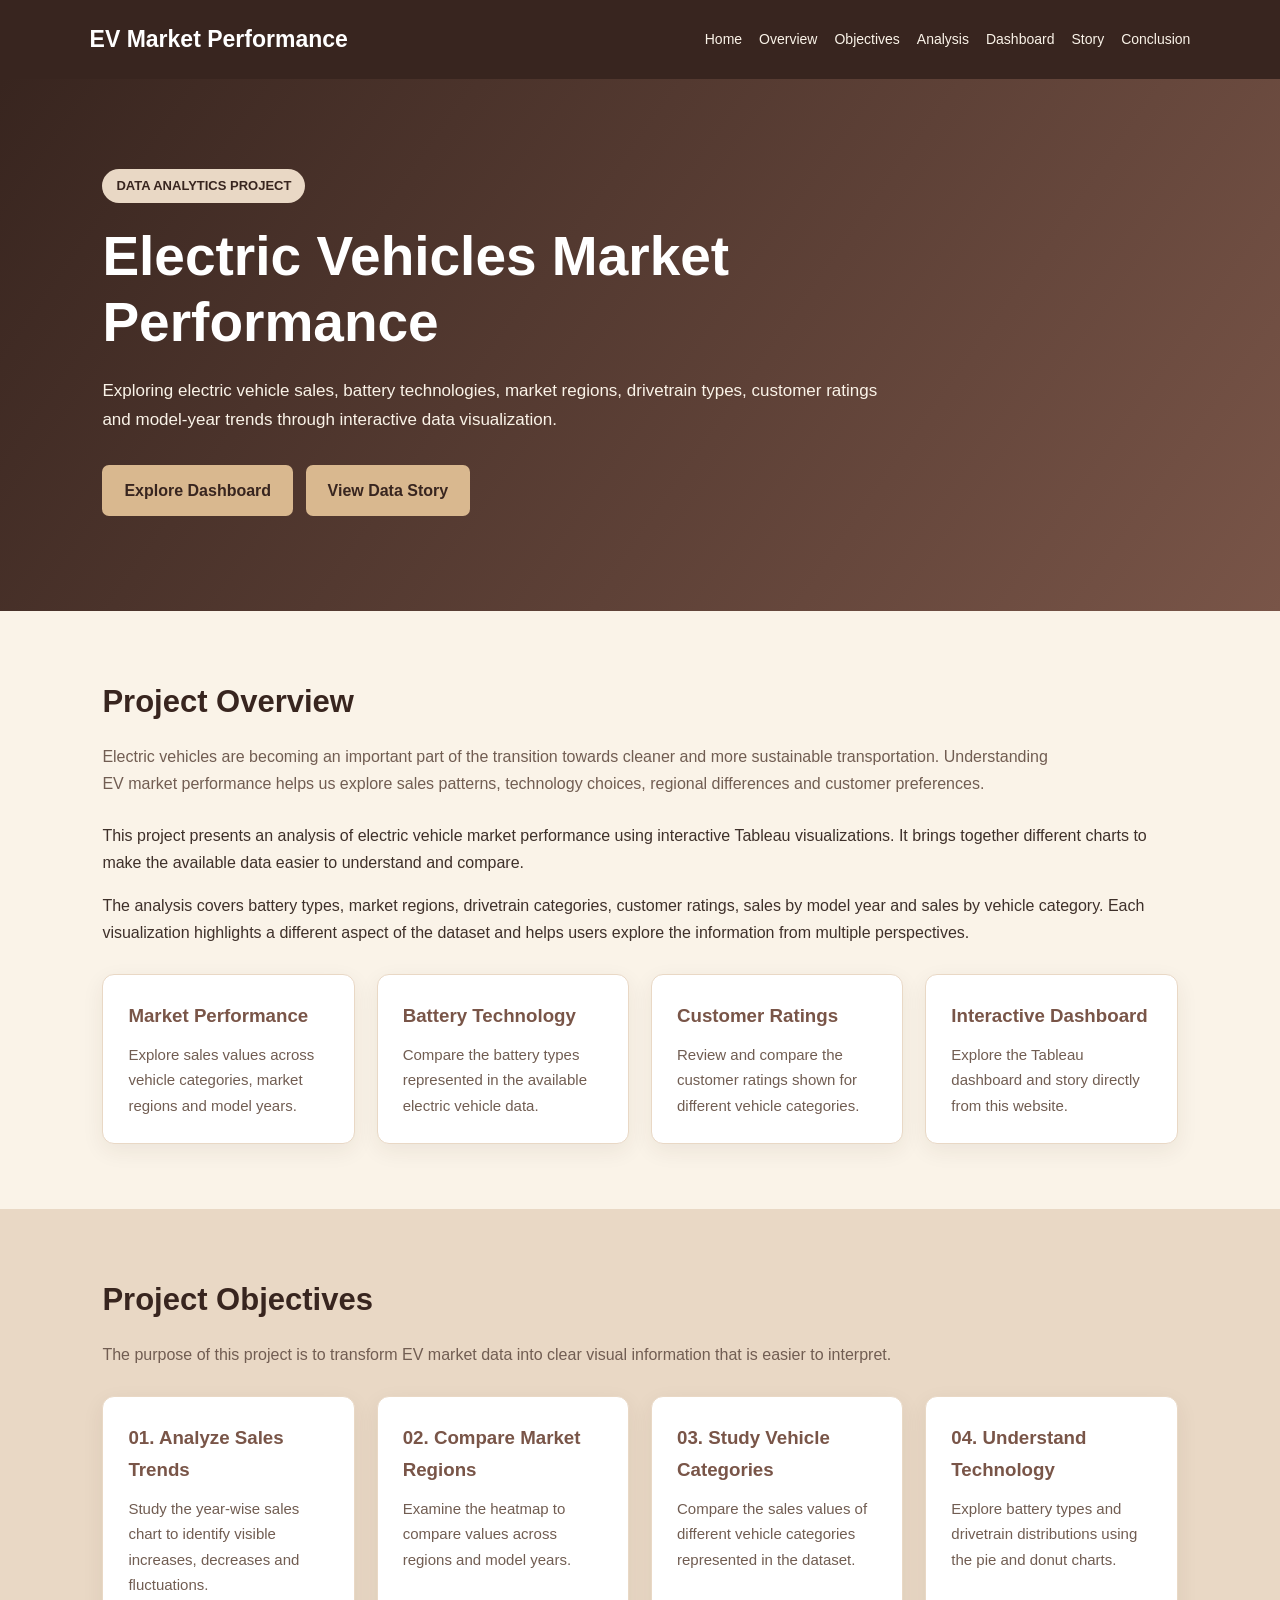
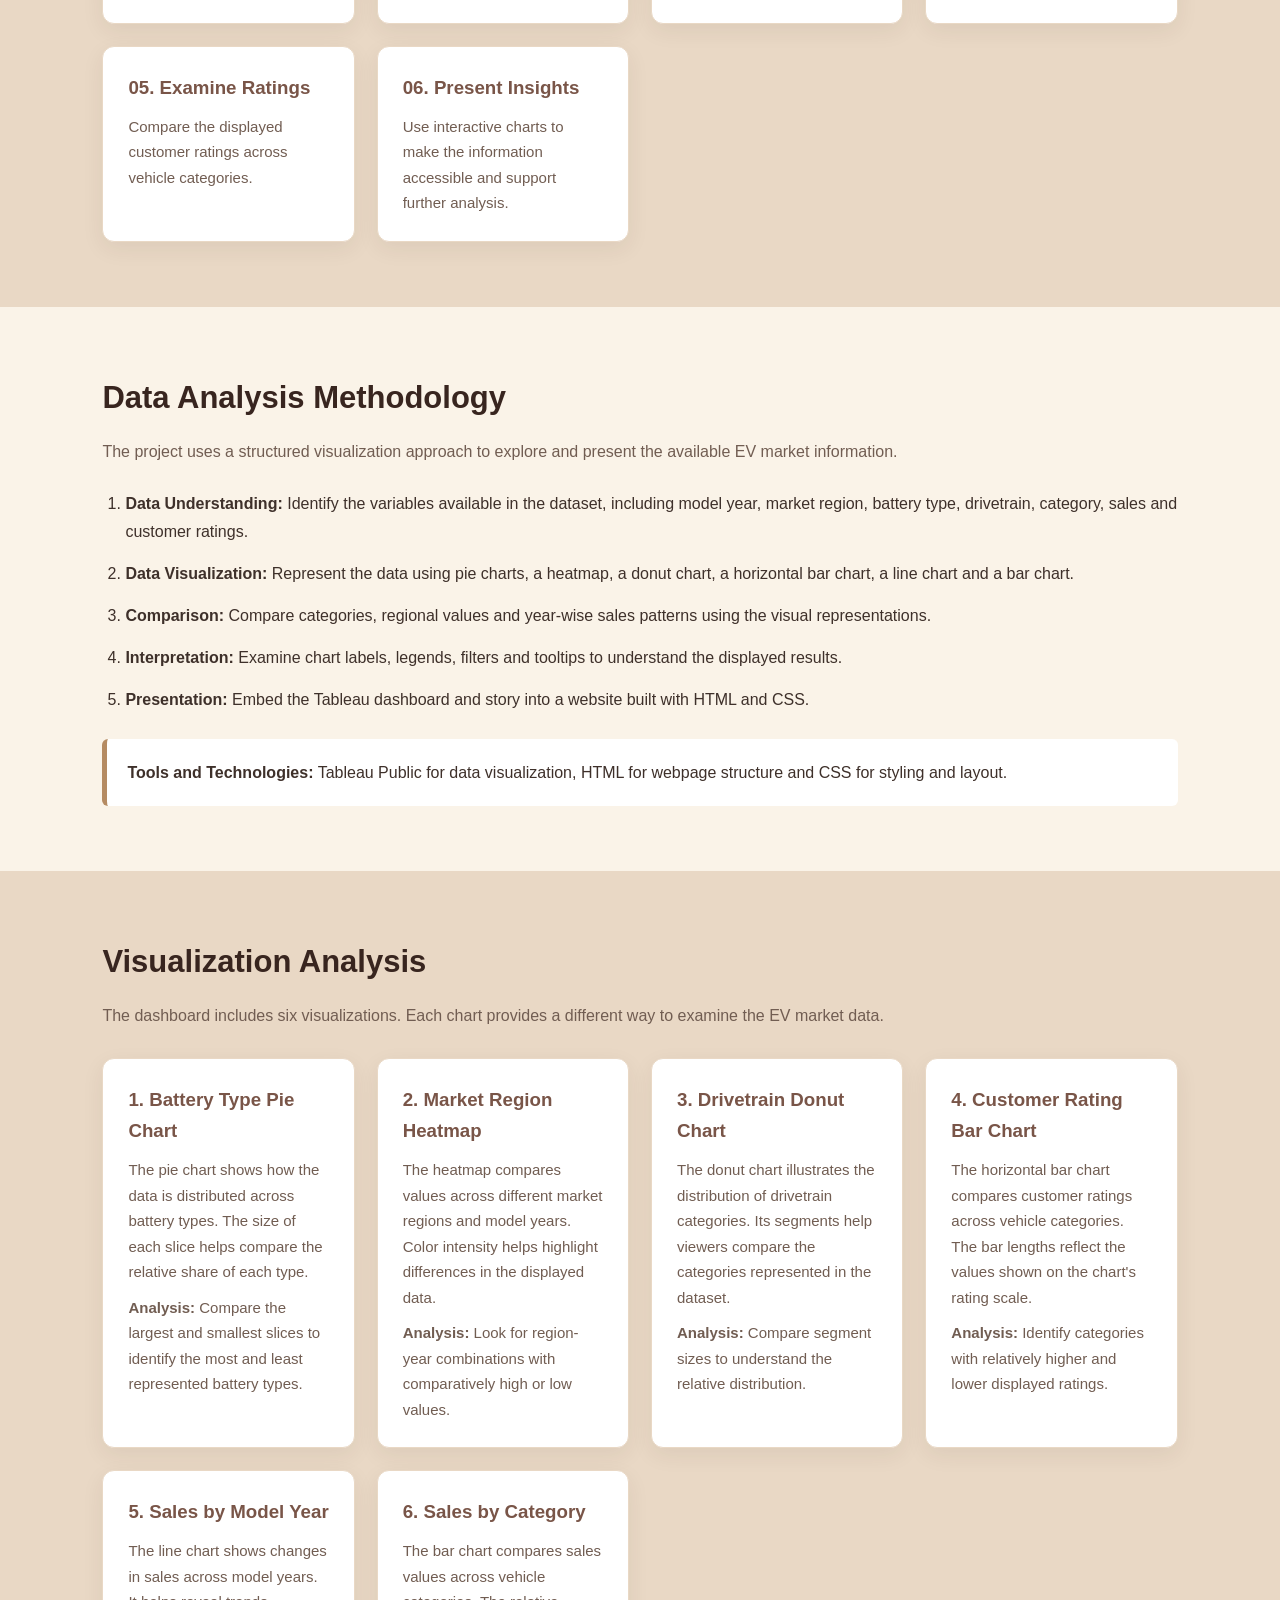
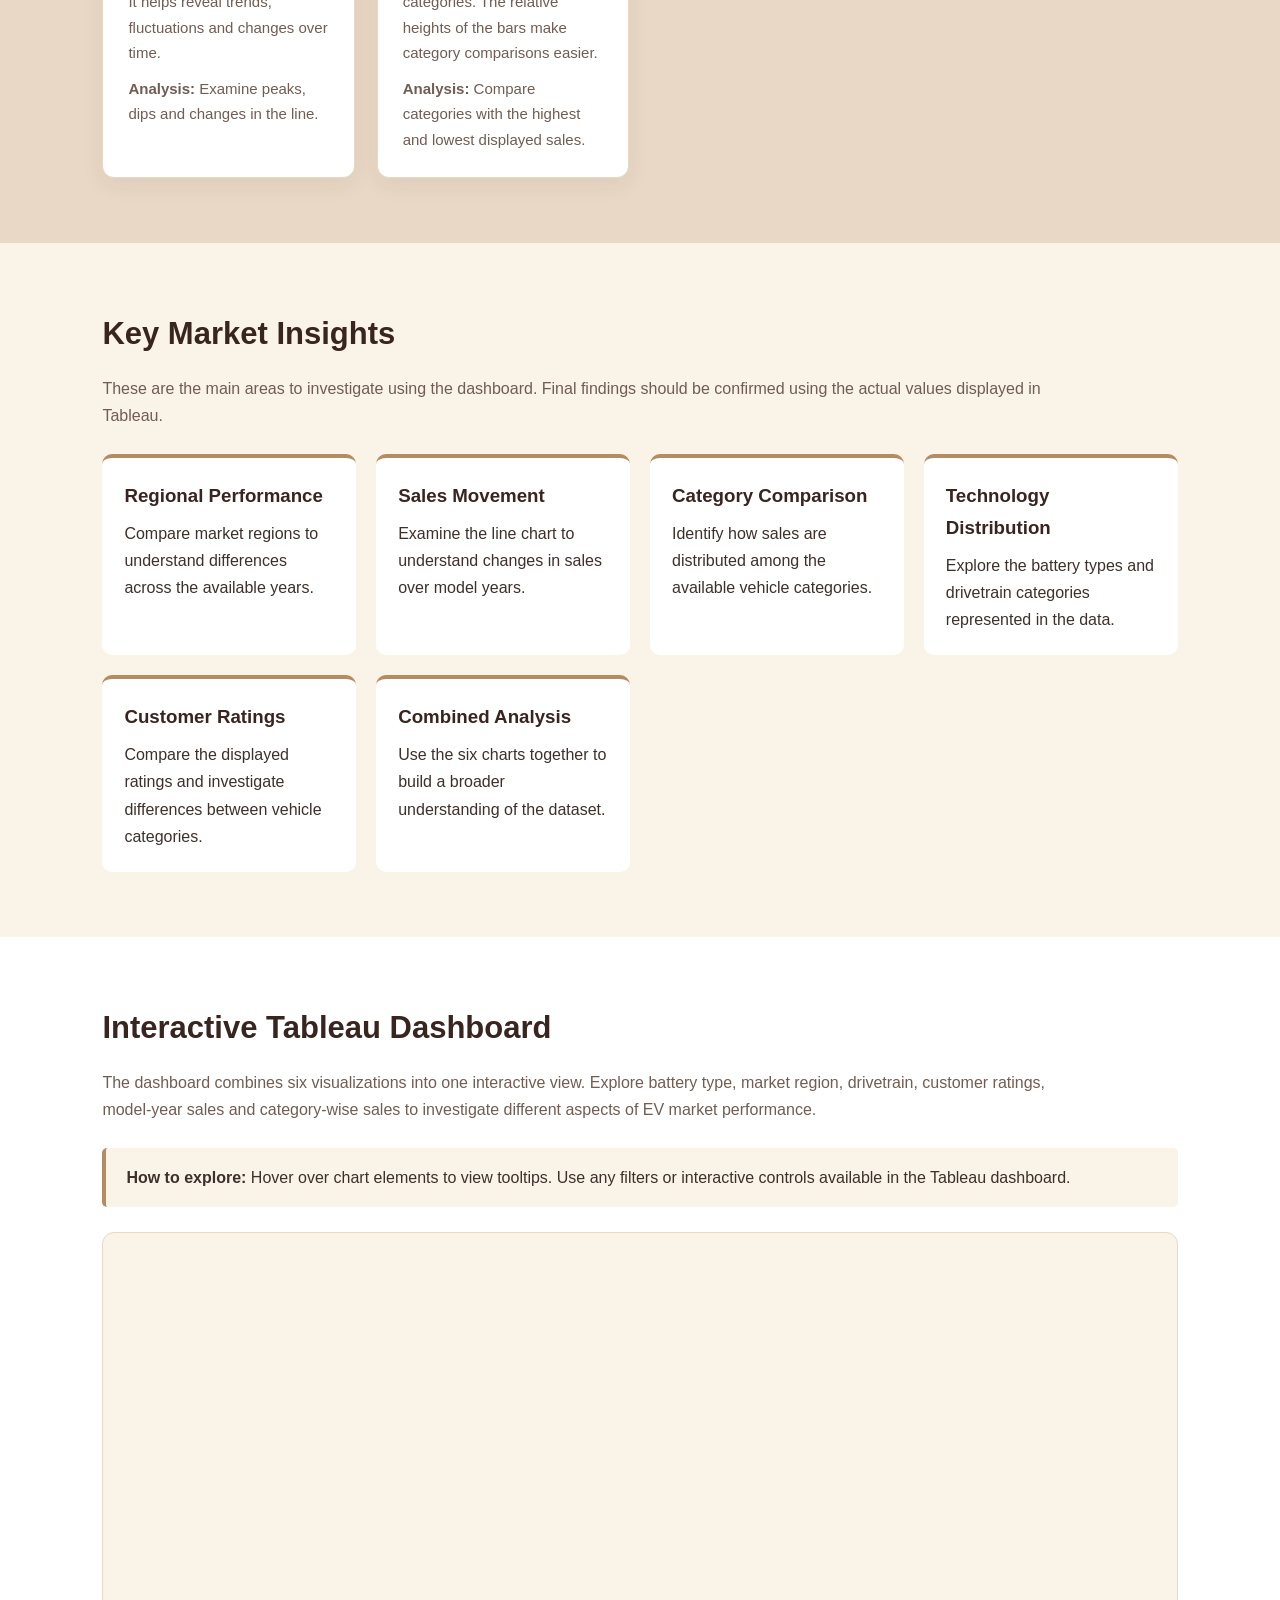
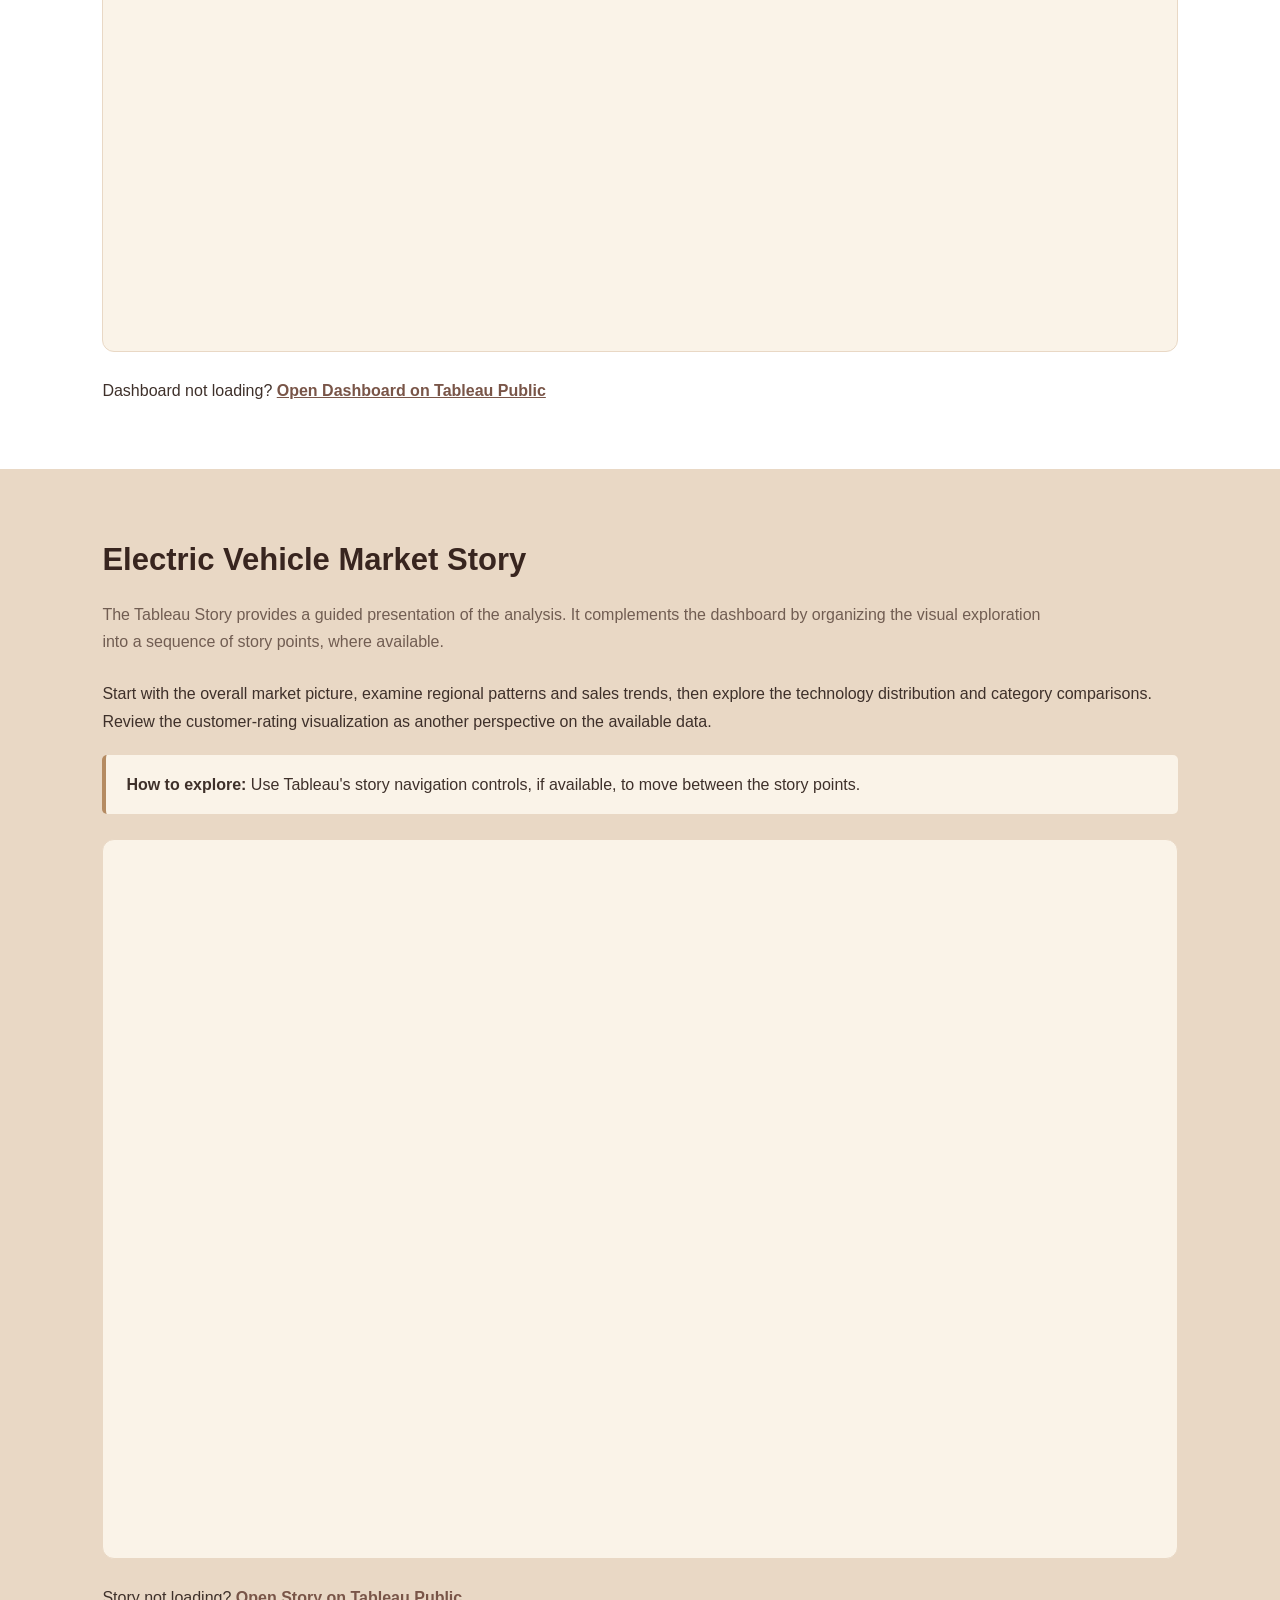
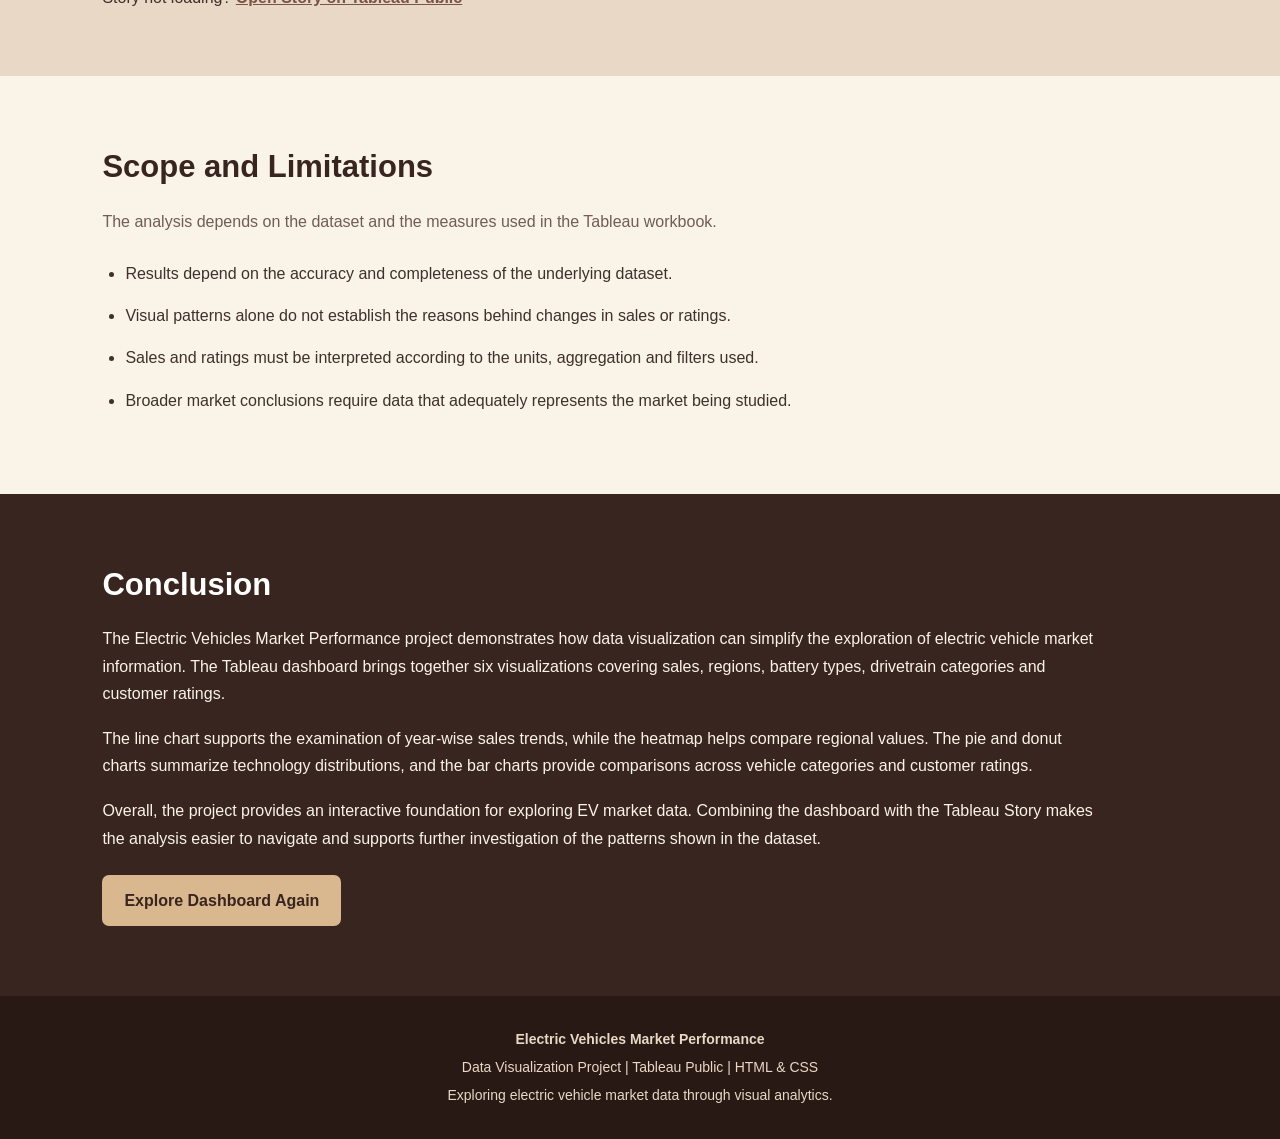
<file: template/index.html>
<!DOCTYPE html>
<html lang="en">
<head>
<meta charset="UTF-8">
<meta name="viewport" content="width=device-width, initial-scale=1.0">

<title>Electric Vehicles Market Performance</title>

<style>
* {
    margin: 0;
    padding: 0;
    box-sizing: border-box;
    scroll-behavior: smooth;
}

body {
    font-family: Arial, Helvetica, sans-serif;
    background: #FAF3E8;
    color: #3E302A;
    line-height: 1.7;
}

header {
    background: #38251F;
    color: white;
    padding: 20px 7%;
    display: flex;
    justify-content: space-between;
    align-items: center;
    flex-wrap: wrap;
    gap: 15px;
}

header h2 {
    font-size: 23px;
}

nav {
    display: flex;
    flex-wrap: wrap;
    gap: 17px;
}

nav a {
    color: #FAF3E8;
    text-decoration: none;
    font-size: 14px;
}

nav a:hover {
    color: #D9B88F;
}

.hero {
    padding: 90px 8%;
    background: linear-gradient(125deg, #38251F, #795548);
    color: white;
}

.tag {
    display: inline-block;
    background: #E9D8C5;
    color: #38251F;
    padding: 6px 14px;
    border-radius: 25px;
    font-size: 13px;
    font-weight: bold;
    margin-bottom: 20px;
}

.hero h1 {
    font-size: clamp(34px, 5vw, 55px);
    line-height: 1.2;
    max-width: 850px;
    margin-bottom: 22px;
}

.hero p {
    color: #FAF3E8;
    max-width: 780px;
    font-size: 17px;
    margin-bottom: 25px;
}

.btn {
    display: inline-block;
    background: #D9B88F;
    color: #38251F;
    text-decoration: none;
    padding: 12px 22px;
    border-radius: 7px;
    font-weight: bold;
    margin: 5px 8px 5px 0;
}

.btn:hover {
    background: #E8CCAA;
}

section {
    padding: 65px 8%;
}

.section-title {
    color: #38251F;
    font-size: 31px;
    margin-bottom: 14px;
}

.section-intro {
    color: #715D52;
    max-width: 950px;
    margin-bottom: 25px;
}

.soft-bg {
    background: #E9D8C5;
}

.cards {
    display: grid;
    grid-template-columns: repeat(auto-fit, minmax(220px, 1fr));
    gap: 22px;
    margin-top: 28px;
}

.card {
    background: #FFFFFF;
    padding: 25px;
    border-radius: 12px;
    border: 1px solid #E9D8C5;
    box-shadow: 0 7px 22px rgba(56, 37, 31, 0.07);
}

.card h3 {
    color: #795548;
    margin-bottom: 10px;
}

.card p {
    color: #715D52;
    font-size: 15px;
}

.analysis-list {
    padding-left: 23px;
}

.analysis-list li {
    margin-bottom: 15px;
}

.highlight {
    background: white;
    padding: 20px;
    border-left: 5px solid #B58B62;
    border-radius: 6px;
    margin-top: 25px;
}

.insight-grid {
    display: grid;
    grid-template-columns: repeat(auto-fit, minmax(230px, 1fr));
    gap: 20px;
    margin-top: 25px;
}

.insight {
    background: white;
    padding: 22px;
    border-radius: 10px;
    border-top: 4px solid #B58B62;
}

.insight h3 {
    color: #38251F;
    margin-bottom: 8px;
}

.dashboard-section {
    background: #FFFFFF;
}

.viz-container {
    width: 100%;
    height: 720px;
    border: 1px solid #E9D8C5;
    border-radius: 12px;
    overflow: hidden;
    background: #FAF3E8;
    margin: 25px 0;
}

.viz-container iframe {
    width: 100%;
    height: 100%;
    border: none;
}

.viz-note {
    background: #FAF3E8;
    border-left: 4px solid #B58B62;
    padding: 16px 20px;
    margin: 20px 0;
    border-radius: 5px;
}

a.tableau-link {
    color: #795548;
    font-weight: bold;
}

.conclusion {
    background: #38251F;
    color: white;
}

.conclusion .section-title {
    color: #FFFFFF;
}

.conclusion p {
    color: #FAF3E8;
    max-width: 1000px;
    margin-bottom: 18px;
}

footer {
    background: #281914;
    color: #E9D8C5;
    text-align: center;
    padding: 28px 7%;
    font-size: 14px;
}

footer p {
    margin: 4px 0;
}

@media (max-width: 700px) {
    header {
        padding: 18px 5%;
    }

    section {
        padding: 45px 5%;
    }

    .hero {
        padding: 60px 5%;
    }

    .viz-container {
        height: 550px;
    }
}
</style>
</head>

<body>

<!-- HEADER -->
<header>
    <h2>EV Market Performance</h2>

    <nav>
        <a href="#home">Home</a>
        <a href="#overview">Overview</a>
        <a href="#objectives">Objectives</a>
        <a href="#analysis">Analysis</a>
        <a href="#dashboard">Dashboard</a>
        <a href="#story">Story</a>
        <a href="#conclusion">Conclusion</a>
    </nav>
</header>

<!-- HOME -->
<section class="hero" id="home">
    <span class="tag">DATA ANALYTICS PROJECT</span>

    <h1>Electric Vehicles Market Performance</h1>

    <p>
        Exploring electric vehicle sales, battery technologies,
        market regions, drivetrain types, customer ratings and
        model-year trends through interactive data visualization.
    </p>

    <a href="#dashboard" class="btn">Explore Dashboard</a>
    <a href="#story" class="btn">View Data Story</a>
</section>

<!-- OVERVIEW -->
<section id="overview">
    <h2 class="section-title">Project Overview</h2>

    <p class="section-intro">
        Electric vehicles are becoming an important part of the
        transition towards cleaner and more sustainable transportation.
        Understanding EV market performance helps us explore sales
        patterns, technology choices, regional differences and
        customer preferences.
    </p>

    <p>
        This project presents an analysis of electric vehicle market
        performance using interactive Tableau visualizations. It brings
        together different charts to make the available data easier
        to understand and compare.
    </p>

    <p style="margin-top:15px;">
        The analysis covers battery types, market regions, drivetrain
        categories, customer ratings, sales by model year and sales
        by vehicle category. Each visualization highlights a different
        aspect of the dataset and helps users explore the information
        from multiple perspectives.
    </p>

    <div class="cards">
        <div class="card">
            <h3>Market Performance</h3>
            <p>
                Explore sales values across vehicle categories,
                market regions and model years.
            </p>
        </div>

        <div class="card">
            <h3>Battery Technology</h3>
            <p>
                Compare the battery types represented in the
                available electric vehicle data.
            </p>
        </div>

        <div class="card">
            <h3>Customer Ratings</h3>
            <p>
                Review and compare the customer ratings shown
                for different vehicle categories.
            </p>
        </div>

        <div class="card">
            <h3>Interactive Dashboard</h3>
            <p>
                Explore the Tableau dashboard and story directly
                from this website.
            </p>
        </div>
    </div>
</section>

<!-- OBJECTIVES -->
<section class="soft-bg" id="objectives">
    <h2 class="section-title">Project Objectives</h2>

    <p class="section-intro">
        The purpose of this project is to transform EV market data
        into clear visual information that is easier to interpret.
    </p>

    <div class="cards">
        <div class="card">
            <h3>01. Analyze Sales Trends</h3>
            <p>
                Study the year-wise sales chart to identify visible
                increases, decreases and fluctuations.
            </p>
        </div>

        <div class="card">
            <h3>02. Compare Market Regions</h3>
            <p>
                Examine the heatmap to compare values across regions
                and model years.
            </p>
        </div>

        <div class="card">
            <h3>03. Study Vehicle Categories</h3>
            <p>
                Compare the sales values of different vehicle
                categories represented in the dataset.
            </p>
        </div>

        <div class="card">
            <h3>04. Understand Technology</h3>
            <p>
                Explore battery types and drivetrain distributions
                using the pie and donut charts.
            </p>
        </div>

        <div class="card">
            <h3>05. Examine Ratings</h3>
            <p>
                Compare the displayed customer ratings across
                vehicle categories.
            </p>
        </div>

        <div class="card">
            <h3>06. Present Insights</h3>
            <p>
                Use interactive charts to make the information
                accessible and support further analysis.
            </p>
        </div>
    </div>
</section>

<!-- METHODOLOGY -->
<section id="methodology">
    <h2 class="section-title">Data Analysis Methodology</h2>

    <p class="section-intro">
        The project uses a structured visualization approach to
        explore and present the available EV market information.
    </p>

    <ol class="analysis-list">
        <li>
            <strong>Data Understanding:</strong>
            Identify the variables available in the dataset,
            including model year, market region, battery type,
            drivetrain, category, sales and customer ratings.
        </li>

        <li>
            <strong>Data Visualization:</strong>
            Represent the data using pie charts, a heatmap,
            a donut chart, a horizontal bar chart, a line chart
            and a bar chart.
        </li>

        <li>
            <strong>Comparison:</strong>
            Compare categories, regional values and year-wise
            sales patterns using the visual representations.
        </li>

        <li>
            <strong>Interpretation:</strong>
            Examine chart labels, legends, filters and tooltips
            to understand the displayed results.
        </li>

        <li>
            <strong>Presentation:</strong>
            Embed the Tableau dashboard and story into a website
            built with HTML and CSS.
        </li>
    </ol>

    <div class="highlight">
        <strong>Tools and Technologies:</strong>
        Tableau Public for data visualization, HTML for webpage
        structure and CSS for styling and layout.
    </div>
</section>

<!-- CHART ANALYSIS -->
<section class="soft-bg" id="analysis">
    <h2 class="section-title">Visualization Analysis</h2>

    <p class="section-intro">
        The dashboard includes six visualizations. Each chart
        provides a different way to examine the EV market data.
    </p>

    <div class="cards">
        <div class="card">
            <h3>1. Battery Type Pie Chart</h3>
            <p>
                The pie chart shows how the data is distributed
                across battery types. The size of each slice
                helps compare the relative share of each type.
            </p>
            <p style="margin-top:10px;">
                <strong>Analysis:</strong> Compare the largest
                and smallest slices to identify the most and
                least represented battery types.
            </p>
        </div>

        <div class="card">
            <h3>2. Market Region Heatmap</h3>
            <p>
                The heatmap compares values across different
                market regions and model years. Color intensity
                helps highlight differences in the displayed data.
            </p>
            <p style="margin-top:10px;">
                <strong>Analysis:</strong> Look for region-year
                combinations with comparatively high or low values.
            </p>
        </div>

        <div class="card">
            <h3>3. Drivetrain Donut Chart</h3>
            <p>
                The donut chart illustrates the distribution of
                drivetrain categories. Its segments help viewers
                compare the categories represented in the dataset.
            </p>
            <p style="margin-top:10px;">
                <strong>Analysis:</strong> Compare segment sizes
                to understand the relative distribution.
            </p>
        </div>

        <div class="card">
            <h3>4. Customer Rating Bar Chart</h3>
            <p>
                The horizontal bar chart compares customer ratings
                across vehicle categories. The bar lengths reflect
                the values shown on the chart's rating scale.
            </p>
            <p style="margin-top:10px;">
                <strong>Analysis:</strong> Identify categories with
                relatively higher and lower displayed ratings.
            </p>
        </div>

        <div class="card">
            <h3>5. Sales by Model Year</h3>
            <p>
                The line chart shows changes in sales across
                model years. It helps reveal trends, fluctuations
                and changes over time.
            </p>
            <p style="margin-top:10px;">
                <strong>Analysis:</strong> Examine peaks, dips
                and changes in the line.
            </p>
        </div>

        <div class="card">
            <h3>6. Sales by Category</h3>
            <p>
                The bar chart compares sales values across vehicle
                categories. The relative heights of the bars
                make category comparisons easier.
            </p>
            <p style="margin-top:10px;">
                <strong>Analysis:</strong> Compare categories
                with the highest and lowest displayed sales.
            </p>
        </div>
    </div>
</section>

<!-- MARKET INSIGHTS -->
<section id="insights">
    <h2 class="section-title">Key Market Insights</h2>

    <p class="section-intro">
        These are the main areas to investigate using the dashboard.
        Final findings should be confirmed using the actual values
        displayed in Tableau.
    </p>

    <div class="insight-grid">
        <div class="insight">
            <h3>Regional Performance</h3>
            <p>
                Compare market regions to understand differences
                across the available years.
            </p>
        </div>

        <div class="insight">
            <h3>Sales Movement</h3>
            <p>
                Examine the line chart to understand changes
                in sales over model years.
            </p>
        </div>

        <div class="insight">
            <h3>Category Comparison</h3>
            <p>
                Identify how sales are distributed among
                the available vehicle categories.
            </p>
        </div>

        <div class="insight">
            <h3>Technology Distribution</h3>
            <p>
                Explore the battery types and drivetrain
                categories represented in the data.
            </p>
        </div>

        <div class="insight">
            <h3>Customer Ratings</h3>
            <p>
                Compare the displayed ratings and investigate
                differences between vehicle categories.
            </p>
        </div>

        <div class="insight">
            <h3>Combined Analysis</h3>
            <p>
                Use the six charts together to build a broader
                understanding of the dataset.
            </p>
        </div>
    </div>
</section>

<!-- DASHBOARD EMBED -->
<section class="dashboard-section" id="dashboard">
    <h2 class="section-title">Interactive Tableau Dashboard</h2>

    <p class="section-intro">
        The dashboard combines six visualizations into one interactive
        view. Explore battery type, market region, drivetrain,
        customer ratings, model-year sales and category-wise sales
        to investigate different aspects of EV market performance.
    </p>

    <div class="viz-note">
        <strong>How to explore:</strong>
        Hover over chart elements to view tooltips. Use any filters
        or interactive controls available in the Tableau dashboard.
    </div>

    <div class="viz-container">
        <iframe
            src="https://public.tableau.com/views/electricvehiclesmarketperformance/Evsalesdash?:showVizHome=no&:embed=true"
            title="Electric Vehicles Market Performance Dashboard"
            loading="lazy"
            allowfullscreen>
        </iframe>
    </div>

    <p>
        Dashboard not loading?
        <a class="tableau-link"
           href="https://public.tableau.com/views/electricvehiclesmarketperformance/Evsalesdash"
           target="_blank" rel="noopener noreferrer">
            Open Dashboard on Tableau Public
        </a>
    </p>
</section>

<!-- STORY EMBED -->
<section class="soft-bg" id="story">
    <h2 class="section-title">Electric Vehicle Market Story</h2>

    <p class="section-intro">
        The Tableau Story provides a guided presentation of the
        analysis. It complements the dashboard by organizing
        the visual exploration into a sequence of story points,
        where available.
    </p>

    <p>
        Start with the overall market picture, examine regional
        patterns and sales trends, then explore the technology
        distribution and category comparisons. Review the
        customer-rating visualization as another perspective
        on the available data.
    </p>

    <div class="viz-note">
        <strong>How to explore:</strong>
        Use Tableau's story navigation controls, if available,
        to move between the story points.
    </div>

    <div class="viz-container">
        <iframe
            src="https://public.tableau.com/views/EV_Market_Story_17932567191140/Story1?:showVizHome=no&:embed=true"
            title="Electric Vehicle Market Story"
            loading="lazy"
            allowfullscreen>
        </iframe>
    </div>

    <p>
        Story not loading?
        <a class="tableau-link"
           href="https://public.tableau.com/views/EV_Market_Story_17932567191140/Story1"
           target="_blank" rel="noopener noreferrer">
            Open Story on Tableau Public
        </a>
    </p>
</section>

<!-- LIMITATIONS -->
<section id="limitations">
    <h2 class="section-title">Scope and Limitations</h2>

    <p class="section-intro">
        The analysis depends on the dataset and the measures
        used in the Tableau workbook.
    </p>

    <ul class="analysis-list">
        <li>
            Results depend on the accuracy and completeness
            of the underlying dataset.
        </li>
        <li>
            Visual patterns alone do not establish the reasons
            behind changes in sales or ratings.
        </li>
        <li>
            Sales and ratings must be interpreted according
            to the units, aggregation and filters used.
        </li>
        <li>
            Broader market conclusions require data that
            adequately represents the market being studied.
        </li>
    </ul>
</section>

<!-- CONCLUSION -->
<section class="conclusion" id="conclusion">
    <h2 class="section-title">Conclusion</h2>

    <p>
        The Electric Vehicles Market Performance project
        demonstrates how data visualization can simplify the
        exploration of electric vehicle market information.
        The Tableau dashboard brings together six visualizations
        covering sales, regions, battery types, drivetrain
        categories and customer ratings.
    </p>

    <p>
        The line chart supports the examination of year-wise
        sales trends, while the heatmap helps compare regional
        values. The pie and donut charts summarize technology
        distributions, and the bar charts provide comparisons
        across vehicle categories and customer ratings.
    </p>

    <p>
        Overall, the project provides an interactive foundation
        for exploring EV market data. Combining the dashboard
        with the Tableau Story makes the analysis easier to
        navigate and supports further investigation of the
        patterns shown in the dataset.
    </p>

    <a href="#dashboard" class="btn">Explore Dashboard Again</a>
</section>

<!-- FOOTER -->
<footer>
    <p><strong>Electric Vehicles Market Performance</strong></p>
    <p>Data Visualization Project | Tableau Public | HTML & CSS</p>
    <p>Exploring electric vehicle market data through visual analytics.</p>
</footer>

</body>
</html>
</file>
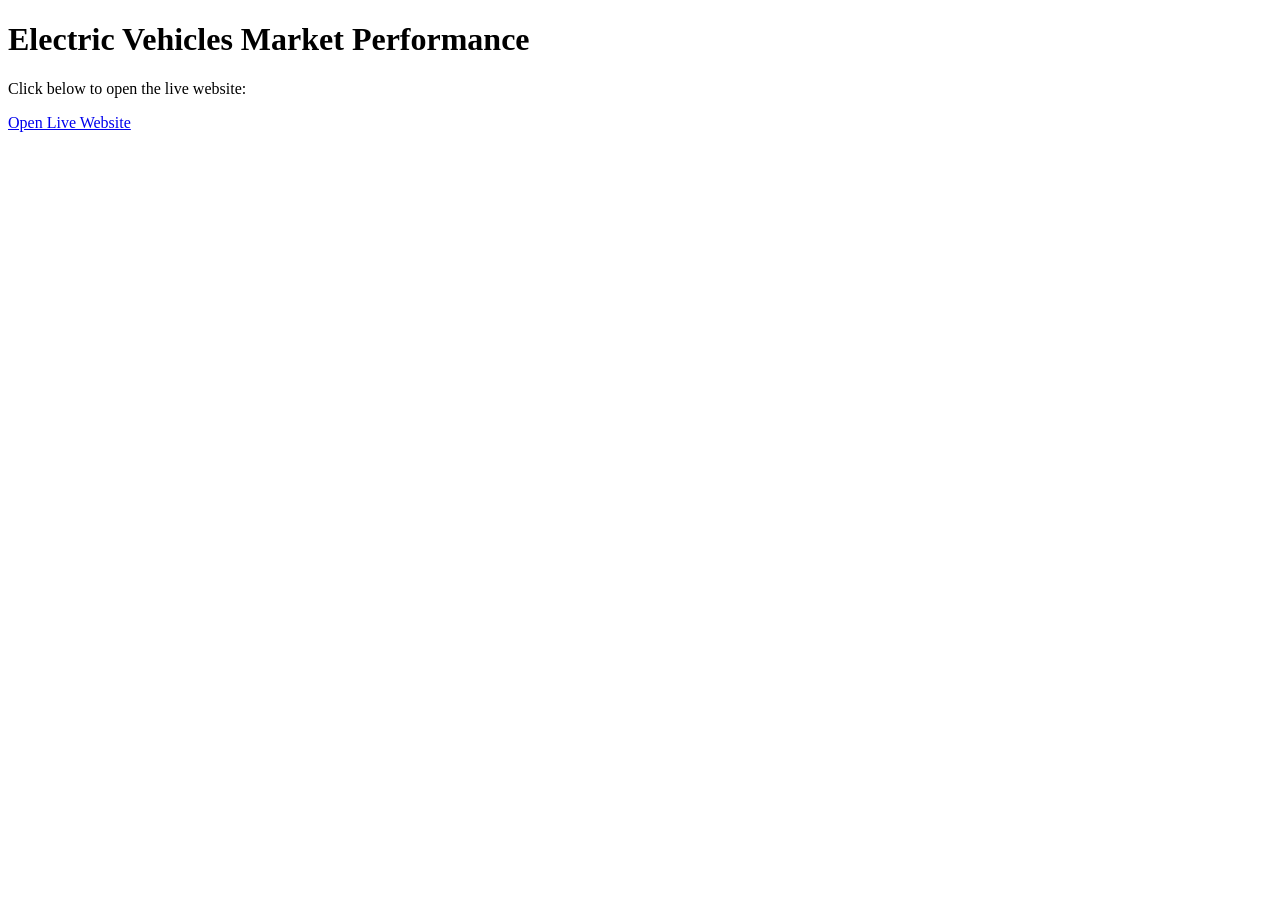
<file: Live Website.html>
<!DOCTYPE html>
<html>
<head>
    <title>EV Market Performance</title>
</head>
<body>
    <h1>Electric Vehicles Market Performance</h1>
    <p>Click below to open the live website:</p>
    <a href="https://tableau-data-analytics-project.onrender.com" target="_blank">
        Open Live Website
    </a>
</body>
</html>
</file>
